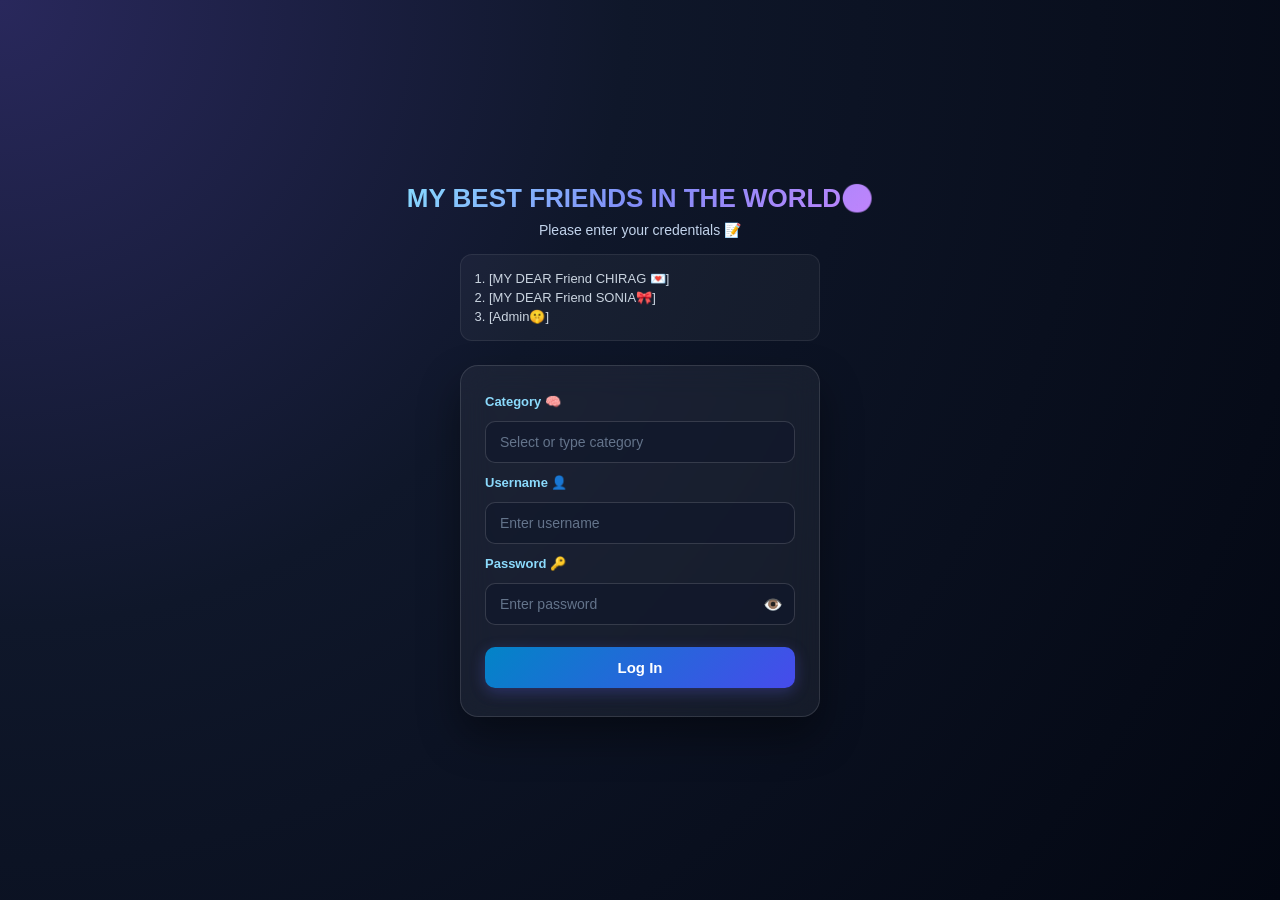
<file: index.html>
<!DOCTYPE html>
<html lang="en">
<head>
  <meta charset="UTF-8">
  <meta name="viewport" content="width=device-width, initial-scale=1.0">
  <title> Dear FRIENDS PORTALL</title>
  <link rel="stylesheet" href="style.css">
</head>
<body>

  <h1>MY BEST FRIENDS IN THE WORLD🌎</h1>
  <p>Please enter your credentials 📝</p>
  
  <ol>
    <li>[MY DEAR Friend CHIRAG 💌]</li>
    <li>[MY DEAR Friend SONIA🎀]</li>
    <li>[Admin🤫]</li>
  </ol>

  <form id="loginForm" onsubmit="handleLogin(event)">
    <label for="category">Category 🧠</label>
    <input list="category-list" id="category" name="category" placeholder="Select or type category" required>
    
    <!-- Only 3 categories -->
    <datalist id="category-list">
      <option value="CHIRAG">
      <option value="SONIA">
      <option value="GOURAV{Admin}">
    </datalist>
  
    <label for="username">Username 👤</label>
    <input type="text" id="username" name="username" placeholder="Enter username" required>
  
    <label for="password">Password 🔑</label>
    <div class="password-wrapper">
      <input type="password" id="password" name="password" placeholder="Enter password" required>
      <span class="toggle-icon" onclick="togglePassword()">👁️</span>
    </div>
  
    <button type="submit" id="loginBtn">Log In</button>
  </form>

  <div id="toast" class="toast"></div>

  <script src="script.js"></script>
</body>
</html>
</file>
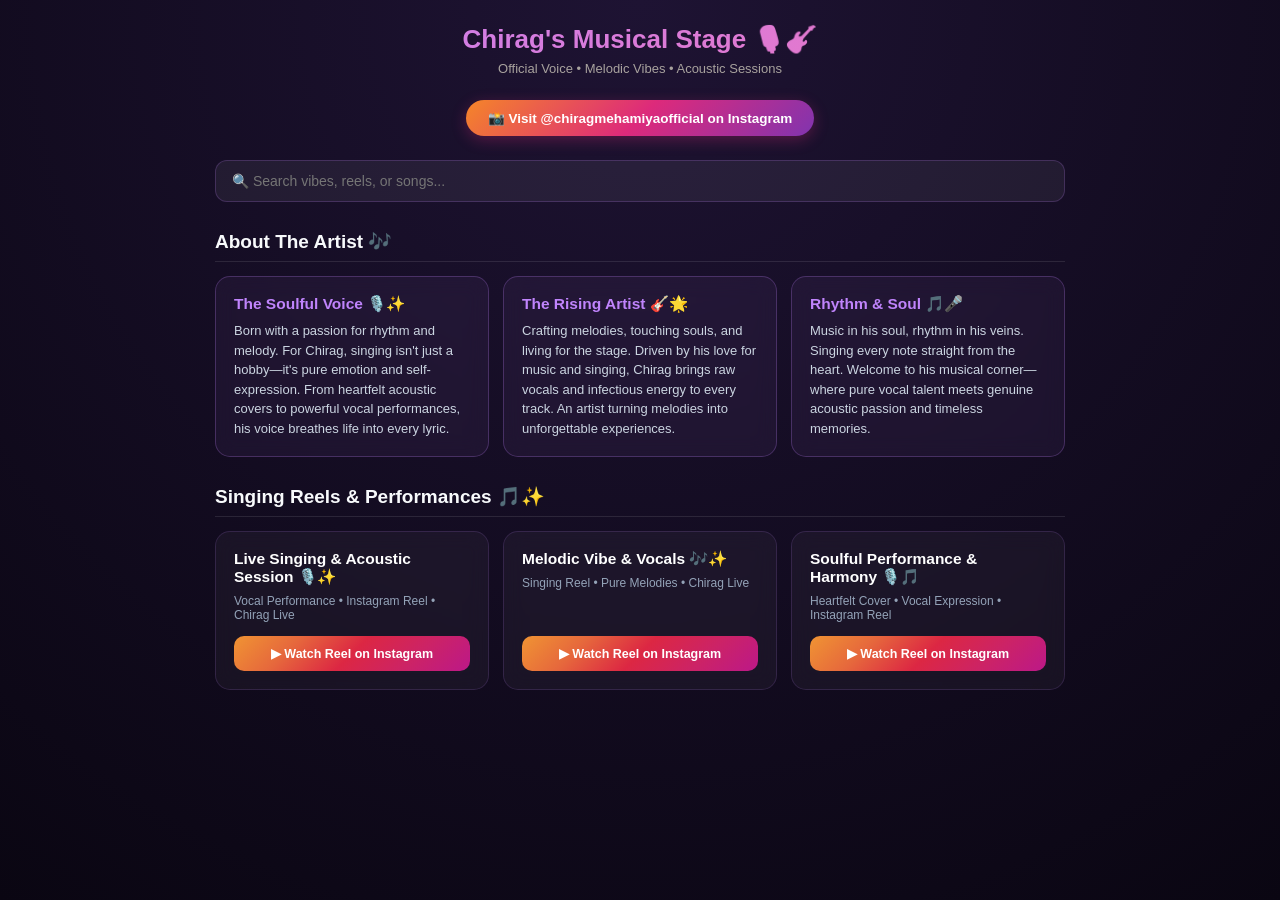
<file: chirag.html>
<!DOCTYPE html>
<html lang="en">
<head>
  <meta charset="UTF-8">
  <meta name="viewport" content="width=device-width, initial-scale=1.0">
  <title>Chirag's Musical Stage 🎙️</title>
  <style>
    * {
      box-sizing: border-box;
      margin: 0;
      padding: 0;
      font-family: 'Segoe UI', Tahoma, Geneva, Verdana, sans-serif;
    }

    body {
      background: radial-gradient(circle at top, #1e1333, #0a0612);
      color: #fff;
      padding: 24px 14px 60px 14px;
      min-height: 100vh;
      overflow-x: hidden;
    }

    header {
      text-align: center;
      margin-bottom: 24px;
    }

    header h1 {
      font-size: 26px;
      background: linear-gradient(135deg, #c084fc, #f472b6);
      -webkit-background-clip: text;
      -webkit-text-fill-color: transparent;
      margin-bottom: 6px;
    }

    header p {
      color: #a8a29e;
      font-size: 13px;
    }

    /* Instagram Profile Link */
    .profile-banner {
      max-width: 850px;
      margin: 0 auto 24px auto;
      text-align: center;
    }

    .btn-instagram-profile {
      display: inline-flex;
      align-items: center;
      gap: 8px;
      background: linear-gradient(135deg, #f58529, #dd2a7b, #8134af);
      color: #fff;
      text-decoration: none;
      padding: 10px 22px;
      border-radius: 30px;
      font-size: 13.5px;
      font-weight: 600;
      box-shadow: 0 4px 15px rgba(221, 42, 123, 0.3);
      transition: opacity 0.2s ease;
    }

    .btn-instagram-profile:hover {
      opacity: 0.9;
    }

    /* Search Box */
    .search-box {
      max-width: 850px;
      margin: 0 auto 24px auto;
    }

    .search-box input {
      width: 100%;
      padding: 12px 16px;
      border-radius: 12px;
      background: rgba(255, 255, 255, 0.06);
      border: 1px solid rgba(192, 132, 252, 0.2);
      color: #fff;
      font-size: 14px;
      outline: none;
      transition: border-color 0.2s ease;
    }

    .search-box input:focus {
      border-color: #c084fc;
    }

    /* Section Title */
    .section-title {
      font-size: 19px;
      color: #f8fafc;
      margin: 28px auto 14px auto;
      max-width: 850px;
      border-bottom: 1px solid rgba(255, 255, 255, 0.1);
      padding-bottom: 8px;
    }

    /* Grid Layout */
    .grid-container {
      display: grid;
      grid-template-columns: repeat(auto-fit, minmax(260px, 1fr));
      gap: 14px;
      max-width: 850px;
      margin: 0 auto;
    }

    /* Cards */
    .card {
      background: rgba(255, 255, 255, 0.04);
      border: 1px solid rgba(192, 132, 252, 0.15);
      border-radius: 15px;
      padding: 18px;
      display: flex;
      flex-direction: column;
      justify-content: space-between;
      backdrop-filter: blur(10px);
      transition: transform 0.2s ease;
    }

    .card:active {
      transform: scale(0.98);
    }

    .about-card-box {
      background: rgba(192, 132, 252, 0.06);
      border: 1px solid rgba(192, 132, 252, 0.25);
    }

    .card-title {
      font-size: 15.5px;
      font-weight: 600;
      color: #c084fc;
      margin-bottom: 8px;
    }

    .card-desc {
      font-size: 13px;
      color: #cbd5e1;
      line-height: 1.5;
    }

    .card-subtitle {
      font-size: 12px;
      color: #94a3b8;
      margin-bottom: 14px;
    }

    /* Reel Button */
    .btn-reel {
      display: inline-flex;
      align-items: center;
      justify-content: center;
      gap: 6px;
      color: #fff;
      text-decoration: none;
      padding: 10px 14px;
      border-radius: 10px;
      font-size: 12.5px;
      font-weight: 600;
      background: linear-gradient(135deg, #f09433, #e6683c 25%, #dc2743 50%, #cc2366 75%, #bc1888 100%);
      transition: opacity 0.2s ease;
    }

    .btn-reel:hover {
      opacity: 0.9;
    }
  </style>
</head>
<body>

  <header>
    <h1>Chirag's Musical Stage 🎙️🎸</h1>
    <p>Official Voice • Melodic Vibes • Acoustic Sessions</p>
  </header>

  <!-- Instagram Profile Button -->
  <div class="profile-banner">
    <a class="btn-instagram-profile" href="https://www.instagram.com/chiragmehamiyaofficial" target="_blank">
      📸 Visit @chiragmehamiyaofficial on Instagram
    </a>
  </div>

  <!-- Search Bar -->
  <div class="search-box">
    <input type="text" id="searchInput" placeholder="🔍 Search vibes, reels, or songs..." onkeyup="filterCards()">
  </div>

  <!-- 3 About Cards Section -->
  <h2 class="section-title">About The Artist 🎶</h2>
  <div class="grid-container" id="aboutGrid">

    <!-- About Card 1 -->
    <div class="card about-card-box">
      <div>
        <div class="card-title">The Soulful Voice 🎙️✨</div>
        <div class="card-desc">
          Born with a passion for rhythm and melody. For Chirag, singing isn't just a hobby—it's pure emotion and self-expression. From heartfelt acoustic covers to powerful vocal performances, his voice breathes life into every lyric.
        </div>
      </div>
    </div>

    <!-- About Card 2 -->
    <div class="card about-card-box">
      <div>
        <div class="card-title">The Rising Artist 🎸🌟</div>
        <div class="card-desc">
          Crafting melodies, touching souls, and living for the stage. Driven by his love for music and singing, Chirag brings raw vocals and infectious energy to every track. An artist turning melodies into unforgettable experiences.
        </div>
      </div>
    </div>

    <!-- About Card 3 -->
    <div class="card about-card-box">
      <div>
        <div class="card-title">Rhythm & Soul 🎵🎤</div>
        <div class="card-desc">
          Music in his soul, rhythm in his veins. Singing every note straight from the heart. Welcome to his musical corner—where pure vocal talent meets genuine acoustic passion and timeless memories.
        </div>
      </div>
    </div>

  </div>

  <!-- Reels Grid Section -->
  <h2 class="section-title">Singing Reels & Performances 🎵✨</h2>
  <div class="grid-container" id="reelsGrid">

    <!-- Reel 1 -->
    <div class="card">
      <div>
        <div class="card-title" style="color: #fff;">Live Singing & Acoustic Session 🎙️✨</div>
        <div class="card-subtitle">Vocal Performance • Instagram Reel • Chirag Live</div>
      </div>
      <a class="btn-reel" href="https://www.instagram.com/reel/DdksMgBAeCy/" target="_blank">
        ▶ Watch Reel on Instagram
      </a>
    </div>

    <!-- Reel 2 -->
    <div class="card">
      <div>
        <div class="card-title" style="color: #fff;">Melodic Vibe & Vocals 🎶✨</div>
        <div class="card-subtitle">Singing Reel • Pure Melodies • Chirag Live</div>
      </div>
      <a class="btn-reel" href="https://www.instagram.com/reel/DeUhsGVAabH/" target="_blank">
        ▶ Watch Reel on Instagram
      </a>
    </div>

    <!-- Reel 3 -->
    <div class="card">
      <div>
        <div class="card-title" style="color: #fff;">Soulful Performance & Harmony 🎙️🎵</div>
        <div class="card-subtitle">Heartfelt Cover • Vocal Expression • Instagram Reel</div>
      </div>
      <a class="btn-reel" href="https://www.instagram.com/reel/DdRS53SxmJj/" target="_blank">
        ▶ Watch Reel on Instagram
      </a>
    </div>

  </div>

  <script>
    // Live Search Filter for Cards
    function filterCards() {
      const input = document.getElementById('searchInput').value.toLowerCase();
      const cards = document.querySelectorAll('.card');

      cards.forEach(card => {
        const text = card.innerText.toLowerCase();

        if (text.includes(input)) {
          card.style.display = "flex";
        } else {
          card.style.display = "none";
        }
      });
    }
  </script>

</body>
</html>
</file>
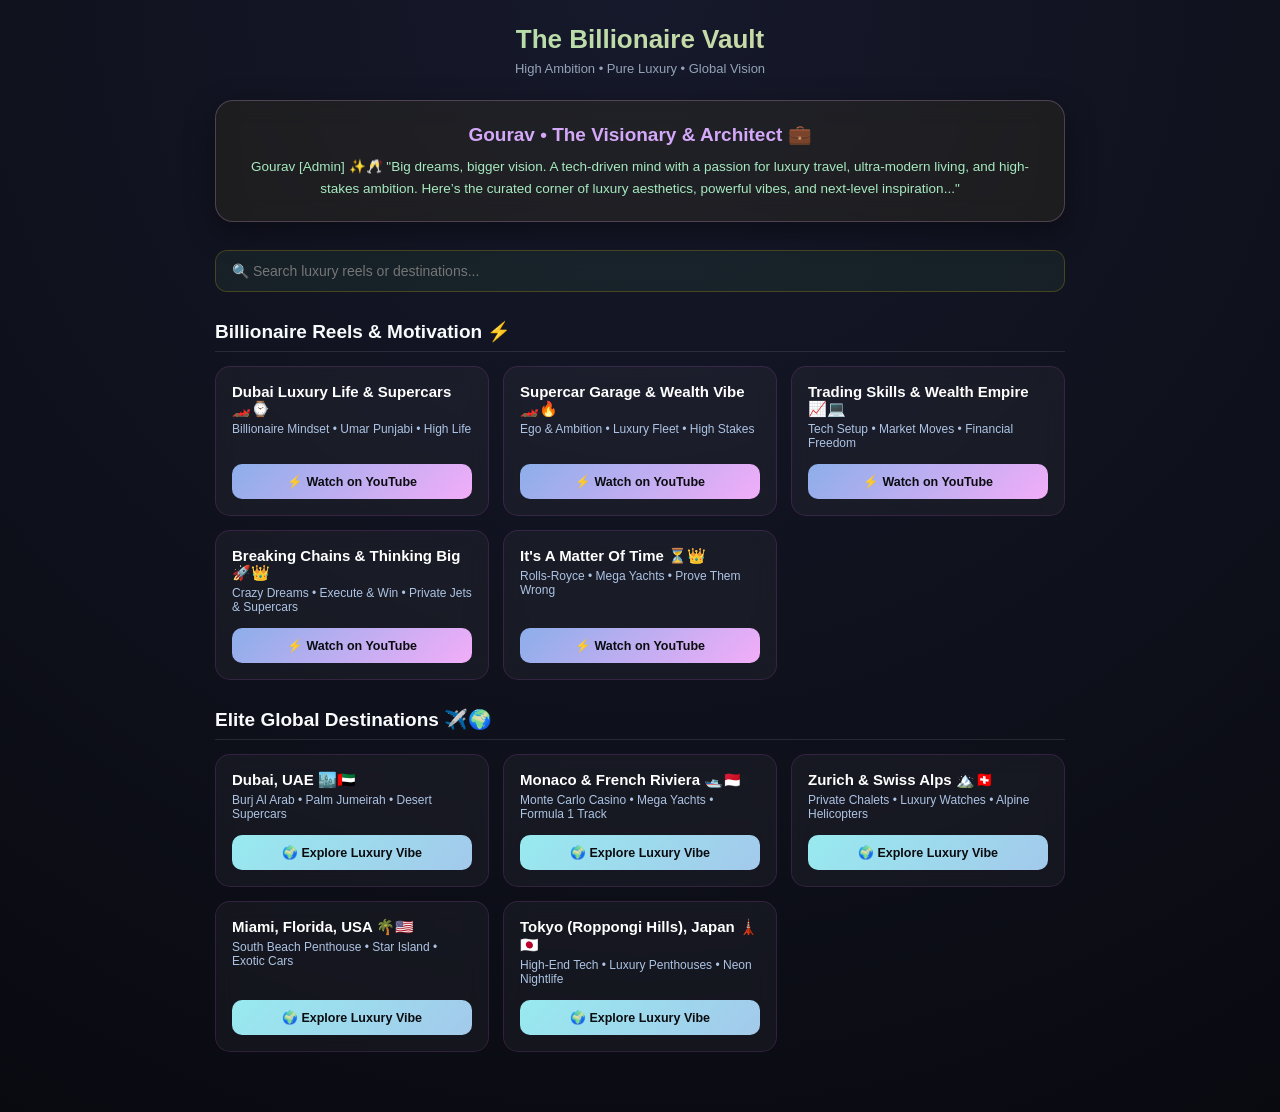
<file: gourav.html>
<!DOCTYPE html>
<html lang="en">
<head>
  <meta charset="UTF-8">
  <meta name="viewport" content="width=device-width, initial-scale=1.0">
  <title>Gourav's Executive Suite 💀</title>
  <style>
    * {
      box-sizing: border-box;
      margin: 0;
      padding: 0;
      font-family: 'Segoe UI', Tahoma, Geneva, Verdana, sans-serif;
    }

    body {
      background: radial-gradient(circle at top, #16192b, #090a10);
      color: #fff;
      padding: 24px 14px 60px 14px;
      min-height: 100vh;
      overflow-x: hidden;
    }

    header {
      text-align: center;
      margin-bottom: 24px;
    }

    header h1 {
      font-size: 26px;
      background: linear-gradient(135deg, #91E2AE, #EFD4A3);
      -webkit-background-clip: text;
      -webkit-text-fill-color: transparent;
      margin-bottom: 6px;
    }

    header p {
      color: #94a3b8;
      font-size: 13px;
    }

    /* Luxury About Card */
    .about-card {
      background: rgba(255, 215, 0, 0.05);
      border: 1px solid rgba(225, 179, 223, 0.25);
      border-radius: 18px;
      padding: 22px;
      max-width: 850px;
      margin: 0 auto 28px auto;
      text-align: center;
      backdrop-filter: blur(12px);
      box-shadow: 0 10px 30px rgba(0, 0, 0, 0.4);
    }

    .about-card h2 {
      font-size: 19px;
      color: #D4A8F8;
      margin-bottom: 10px;
      display: flex;
      align-items: center;
      justify-content: center;
      gap: 8px;
    }

    .about-card p {
      color: #A7EABF;
      font-size: 13.5px;
      line-height: 1.6;
    }

    /* Search Box */
    .search-box {
      max-width: 850px;
      margin: 0 auto 24px auto;
    }

    .search-box input {
      width: 100%;
      padding: 12px 16px;
      border-radius: 12px;
      background: rgba(113, 245, 135, 0.06);
      border: 1px solid rgba(255, 215, 0, 0.2);
      color: #fff;
      font-size: 14px;
      outline: none;
      transition: border-color 0.2s ease;
    }

    .search-box input:focus {
      border-color: #78ADEB;
    }

    /* Section Titles */
    .section-title {
      font-size: 19px;
      color: #f8fafc;
      margin: 28px auto 14px auto;
      max-width: 850px;
      border-bottom: 1px solid rgba(255, 255, 255, 0.1);
      padding-bottom: 8px;
      display: flex;
      align-items: center;
      gap: 8px;
    }

    /* Grid Layout */
    .grid-container {
      display: grid;
      grid-template-columns: repeat(auto-fit, minmax(260px, 1fr));
      gap: 14px;
      max-width: 850px;
      margin: 0 auto;
    }

    /* Cards */
    .card {
      background: rgba(255, 255, 255, 0.04);
      border: 1px solid rgba(218, 96, 236, 0.15);
      border-radius: 15px;
      padding: 16px;
      display: flex;
      flex-direction: column;
      justify-content: space-between;
      backdrop-filter: blur(10px);
      transition: transform 0.2s ease, border-color 0.2s ease;
    }

    .card:active {
      transform: scale(0.98);
    }

    .card-title {
      font-size: 15px;
      font-weight: 600;
      color: #fff;
      margin-bottom: 4px;
    }

    .card-subtitle {
      font-size: 12px;
      color: #ADC4E4;
      margin-bottom: 14px;
    }

    /* Buttons */
    .btn-action {
      display: inline-flex;
      align-items: center;
      justify-content: center;
      gap: 6px;
      color: #0b0c10;
      text-decoration: none;
      padding: 10px 14px;
      border-radius: 10px;
      font-size: 12.5px;
      font-weight: 700;
      background: linear-gradient(135deg, #8CAEEA, #F2ADF8);
      transition: opacity 0.2s ease;
    }

    .btn-action:hover {
      opacity: 0.9;
    }

    .btn-travel {
      background: linear-gradient(135deg, #98EAEF, #A3C9EB);
      color: #0b0c10;
    }
  </style>
</head>
<body>

  <header>
    <h1>The Billionaire Vault</h1>
    <p>High Ambition • Pure Luxury • Global Vision</p>
  </header>

  <!-- About Section -->
  <section class="about-card">
    <h2>Gourav • The Visionary & Architect 💼</h2>
    <p>
      Gourav [Admin] ✨🥂
"Big dreams, bigger vision. A tech-driven mind with a passion for luxury travel, ultra-modern living, and high-stakes ambition. Here’s the curated corner of luxury aesthetics, powerful vibes, and next-level inspiration..."
    </p>
  </section>

  <!-- Live Search Bar -->
  <div class="search-box">
    <input type="text" id="searchInput" placeholder="🔍 Search luxury reels or destinations..." onkeyup="filterCards()">
  </div>

  <!-- Luxury Shorts Section -->
  <h2 class="section-title">Billionaire Reels & Motivation ⚡</h2>
  <div class="grid-container" id="shortsGrid">

    <!-- Short 1 -->
    <div class="card">
      <div>
        <div class="card-title">Dubai Luxury Life & Supercars 🏎️⌚</div>
        <div class="card-subtitle">Billionaire Mindset • Umar Punjabi • High Life</div>
      </div>
      <a class="btn-action" href="https://youtu.be/zCOHBdhpOrQ" target="_blank">
        ⚡ Watch on YouTube
      </a>
    </div>

    <!-- Short 2 -->
    <div class="card">
      <div>
        <div class="card-title">Supercar Garage & Wealth Vibe 🏎️🔥</div>
        <div class="card-subtitle">Ego & Ambition • Luxury Fleet • High Stakes</div>
      </div>
      <a class="btn-action" href="https://youtu.be/YLIS8XFQuEE" target="_blank">
        ⚡ Watch on YouTube
      </a>
    </div>

    <!-- Short 3 -->
    <div class="card">
      <div>
        <div class="card-title">Trading Skills & Wealth Empire 📈💻</div>
        <div class="card-subtitle">Tech Setup • Market Moves • Financial Freedom</div>
      </div>
      <a class="btn-action" href="https://youtu.be/EqYfB5gxkn8" target="_blank">
        ⚡ Watch on YouTube
      </a>
    </div>

    <!-- Short 4 -->
    <div class="card">
      <div>
        <div class="card-title">Breaking Chains & Thinking Big 🚀👑</div>
        <div class="card-subtitle">Crazy Dreams • Execute & Win • Private Jets & Supercars</div>
      </div>
      <a class="btn-action" href="https://youtu.be/EcmzuWeZsNk" target="_blank">
        ⚡ Watch on YouTube
      </a>
    </div>

    <!-- Short 5 -->
    <div class="card">
      <div>
        <div class="card-title">It's A Matter Of Time ⏳👑</div>
        <div class="card-subtitle">Rolls-Royce • Mega Yachts • Prove Them Wrong</div>
      </div>
      <a class="btn-action" href="https://youtu.be/vxe74a3BQ_s" target="_blank">
        ⚡ Watch on YouTube
      </a>
    </div>

  </div>

  <!-- Luxury Travel Escapes Section -->
  <h2 class="section-title">Elite Global Destinations ✈️🌍</h2>
  <div class="grid-container" id="travelGrid">

    <div class="card">
      <div>
        <div class="card-title">Dubai, UAE 🏙️🇦🇪</div>
        <div class="card-subtitle">Burj Al Arab • Palm Jumeirah • Desert Supercars</div>
      </div>
      <a class="btn-action btn-travel" href="https://www.youtube.com/results?search_query=Dubai+Billionaire+Lifestyle+Vlog" target="_blank">
        🌍 Explore Luxury Vibe
      </a>
    </div>

    <div class="card">
      <div>
        <div class="card-title">Monaco & French Riviera 🛥️🇲🇨</div>
        <div class="card-subtitle">Monte Carlo Casino • Mega Yachts • Formula 1 Track</div>
      </div>
      <a class="btn-action btn-travel" href="https://www.youtube.com/results?search_query=Monaco+Luxury+Superyacht+Lifestyle" target="_blank">
        🌍 Explore Luxury Vibe
      </a>
    </div>

    <div class="card">
      <div>
        <div class="card-title">Zurich & Swiss Alps 🏔️🇨🇭</div>
        <div class="card-subtitle">Private Chalets • Luxury Watches • Alpine Helicopters</div>
      </div>
      <a class="btn-action btn-travel" href="https://www.youtube.com/results?search_query=Switzerland+Luxury+Chalet+Tour" target="_blank">
        🌍 Explore Luxury Vibe
      </a>
    </div>

    <div class="card">
      <div>
        <div class="card-title">Miami, Florida, USA 🌴🇺🇸</div>
        <div class="card-subtitle">South Beach Penthouse • Star Island • Exotic Cars</div>
      </div>
      <a class="btn-action btn-travel" href="https://www.youtube.com/results?search_query=Miami+Mansions+Luxury+Lifestyle" target="_blank">
        🌍 Explore Luxury Vibe
      </a>
    </div>

    <div class="card">
      <div>
        <div class="card-title">Tokyo (Roppongi Hills), Japan 🗼🇯🇵</div>
        <div class="card-subtitle">High-End Tech • Luxury Penthouses • Neon Nightlife</div>
      </div>
      <a class="btn-action btn-travel" href="https://www.youtube.com/results?search_query=Tokyo+Luxury+Lifestyle+Tour" target="_blank">
        🌍 Explore Luxury Vibe
      </a>
    </div>

  </div>

  <script>
    // Live Search Filter for Cards
    function filterCards() {
      const input = document.getElementById('searchInput').value.toLowerCase();
      const cards = document.querySelectorAll('.card');

      cards.forEach(card => {
        const title = card.querySelector('.card-title').innerText.toLowerCase();
        const subtitle = card.querySelector('.card-subtitle').innerText.toLowerCase();

        if (title.includes(input) || subtitle.includes(input)) {
          card.style.display = "flex";
        } else {
          card.style.display = "none";
        }
      });
    }
  </script>

</body>
</html>
</file>
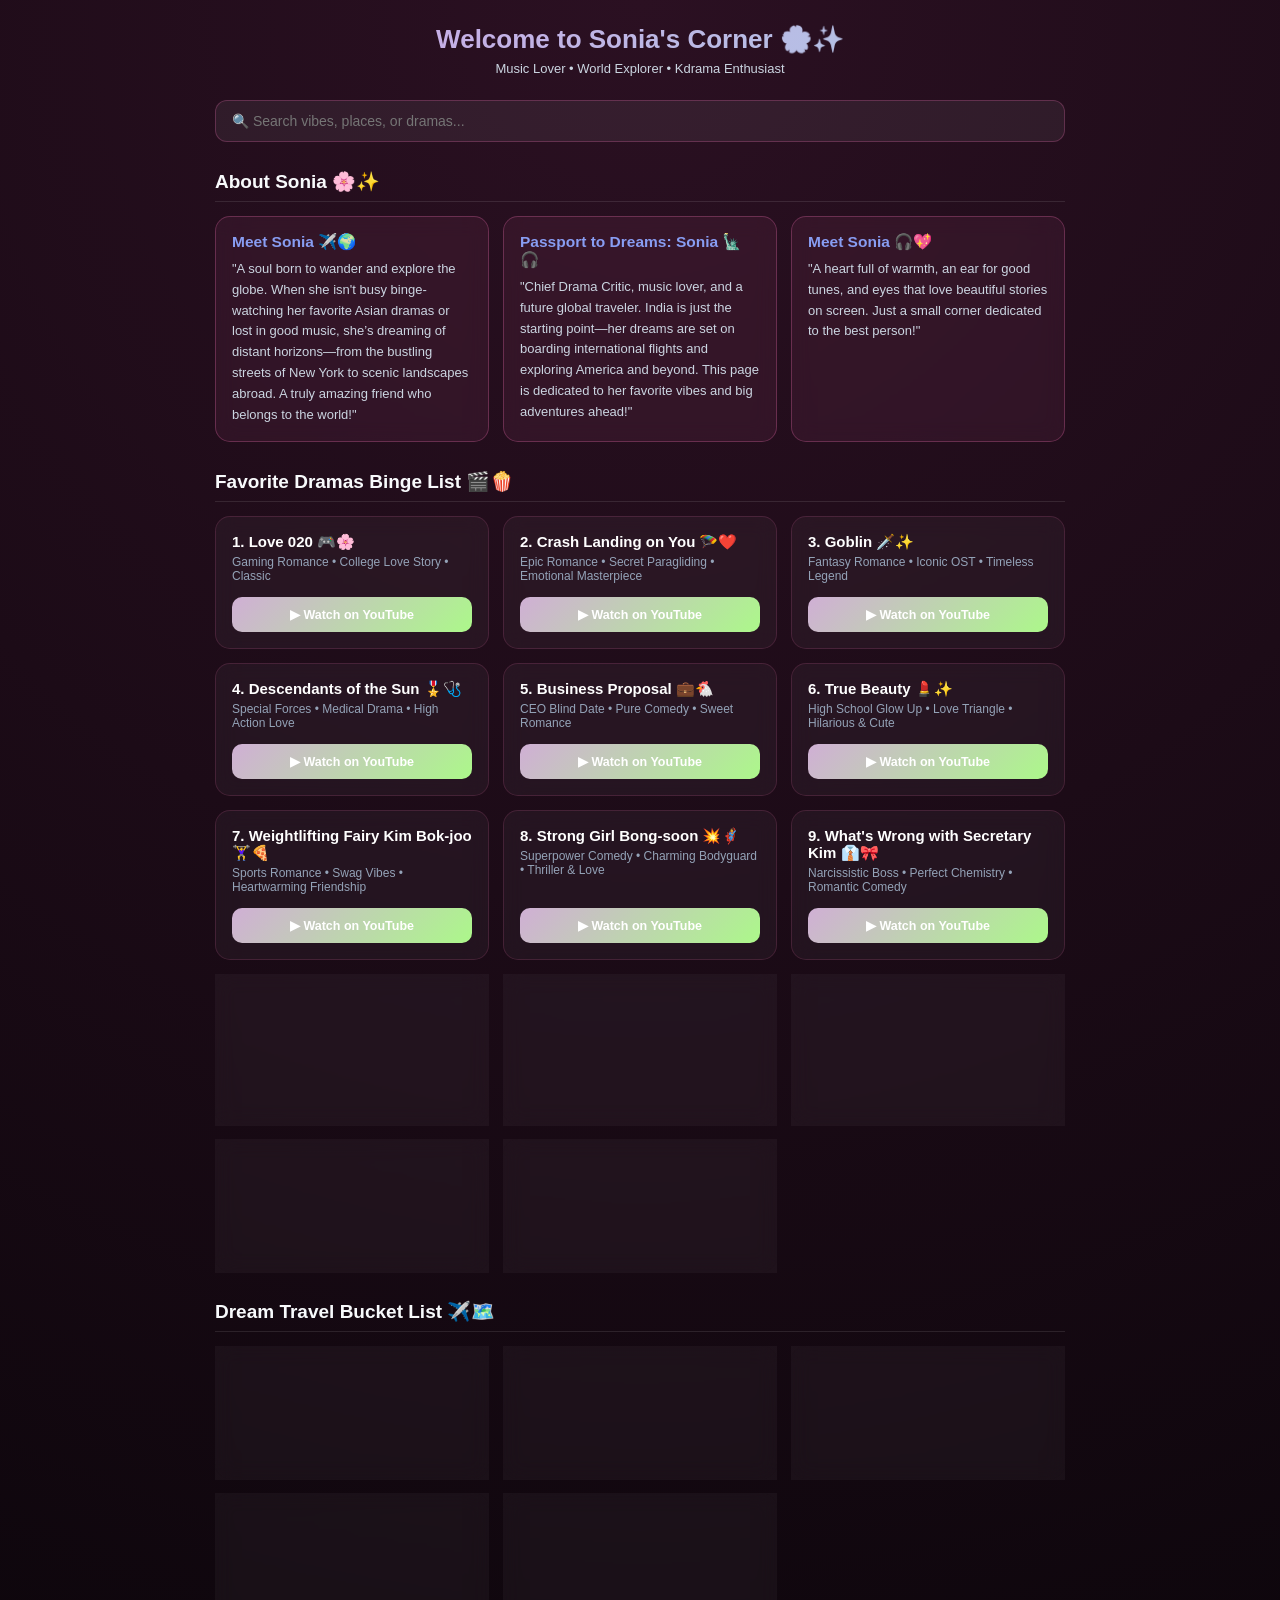
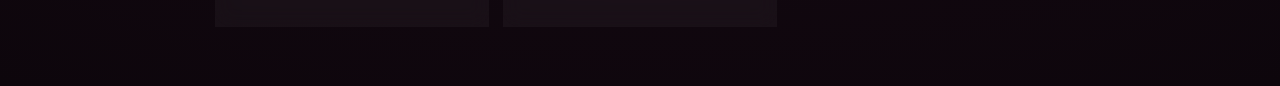
<file: sonia.html>
<!DOCTYPE html>
<html lang="en">
<head>
  <meta charset="UTF-8">
  <meta name="viewport" content="width=device-width, initial-scale=1.0">
  <title>Sonia's World 🌸✈️</title>
  <style>
    * {
      box-sizing: border-box;
      margin: 0;
      padding: 0;
      font-family: 'Segoe UI', Tahoma, Geneva, Verdana, sans-serif;
    }

    body {
      background: radial-gradient(circle at top, #2b1022, #0d060c);
      color: #fff;
      padding: 24px 14px 60px 14px;
      min-height: 100vh;
      overflow-x: hidden;
    }

    header {
      text-align: center;
      margin-bottom: 24px;
    }

    header h1 {
      font-size: 26px;
      background: linear-gradient(135deg, #D69DE6, #A5D1E4);
      -webkit-background-clip: text;
      -webkit-text-fill-color: transparent;
      margin-bottom: 6px;
    }

    header p {
      color: #cbd5e1;
      font-size: 13px;
    }

    /* Search Box */
    .search-box {
      max-width: 850px;
      margin: 0 auto 24px auto;
    }

    .search-box input {
      width: 100%;
      padding: 12px 16px;
      border-radius: 12px;
      background: rgba(255, 255, 255, 0.06);
      border: 1px solid rgba(244, 114, 182, 0.25);
      color: #fff;
      font-size: 14px;
      outline: none;
      transition: border-color 0.2s ease;
    }

    .search-box input:focus {
      border-color: #EBA9CC;
    }

    /* Section Headings */
    .section-title {
      font-size: 19px;
      color: #f8fafc;
      margin: 28px auto 14px auto;
      max-width: 850px;
      border-bottom: 1px solid rgba(255, 255, 255, 0.1);
      padding-bottom: 8px;
    }

    /* Responsive Grid */
    .grid-container {
      display: grid;
      grid-template-columns: repeat(auto-fit, minmax(260px, 1fr));
      gap: 14px;
      max-width: 850px;
      margin: 0 auto;
    }

    /* Common Card Styling */
    .card {
      background: rgba(255, 255, 255, 0.04);
      border: 1px solid rgba(244, 114, 182, 0.15);
      border-radius: 15px;
      padding: 16px;
      display: flex;
      flex-direction: column;
      justify-content: space-between;
      backdrop-filter: blur(10px);
      transition: transform 0.2s ease;
    }

    .card:active {
      transform: scale(0.98);
    }

    /* Specific Style for About Cards */
    .about-card-box {
      background: rgba(244, 114, 182, 0.07);
      border: 1px solid rgba(244, 114, 182, 0.28);
    }

    .about-card-title {
      font-size: 15.5px;
      font-weight: 600;
      color: #889DF2;
      margin-bottom: 8px;
    }

    .about-card-desc {
      font-size: 13px;
      color: #cbd5e1;
      line-height: 1.6;
    }

    .card-title {
      font-size: 15px;
      font-weight: 600;
      color: #fff;
      margin-bottom: 4px;
    }

    .card-subtitle {
      font-size: 12px;
      color: #94a3b8;
      margin-bottom: 14px;
    }

    /* Buttons */
    .btn {
      display: inline-flex;
      align-items: center;
      justify-content: center;
      gap: 6px;
      text-decoration: none;
      padding: 10px 14px;
      border-radius: 10px;
      font-size: 12.5px;
      font-weight: 600;
      transition: opacity 0.2s ease;
    }

    .btn:hover {
      opacity: 0.9;
    }

    .btn-youtube {
      background: linear-gradient(135deg, #D0AFD5, #ACF88A);
      color: #FFFFFF;
    }

    .btn-travel {
      background: linear-gradient(135deg, #7ACEF3, #0284c7);
      color: #fff;
    }
  </style>
</head>
<body>

  <header>
    <h1>Welcome to Sonia's Corner 🌸✨</h1>
    <p>Music Lover • World Explorer • Kdrama Enthusiast</p>
  </header>

  <!-- Live Search Bar -->
  <div class="search-box">
    <input type="text" id="searchInput" placeholder="🔍 Search vibes, places, or dramas..." onkeyup="filterCards()">
  </div>

  <!-- 3 About Cards Section -->
  <h2 class="section-title">About Sonia 🌸✨</h2>
  <div class="grid-container" id="aboutGrid">

    <!-- About Card 1 -->
    <div class="card about-card-box">
      <div>
        <div class="about-card-title">Meet Sonia ✈️🌍</div>
        <div class="about-card-desc">
          "A soul born to wander and explore the globe. When she isn't busy binge-watching her favorite Asian dramas or lost in good music, she’s dreaming of distant horizons—from the bustling streets of New York to scenic landscapes abroad. A truly amazing friend who belongs to the world!"
        </div>
      </div>
    </div>

    <!-- About Card 2 -->
    <div class="card about-card-box">
      <div>
        <div class="about-card-title">Passport to Dreams: Sonia 🗽🎧</div>
        <div class="about-card-desc">
          "Chief Drama Critic, music lover, and a future global traveler. India is just the starting point—her dreams are set on boarding international flights and exploring America and beyond. This page is dedicated to her favorite vibes and big adventures ahead!"
        </div>
      </div>
    </div>

    <!-- About Card 3 -->
    <div class="card about-card-box">
      <div>
        <div class="about-card-title">Meet Sonia 🎧💖</div>
        <div class="about-card-desc">
          "A heart full of warmth, an ear for good tunes, and eyes that love beautiful stories on screen. Just a small corner dedicated to the best person!"
        </div>
      </div>
    </div>

  </div>

  <!-- 14 K-Dramas & Asian Dramas Section -->
  <h2 class="section-title">Favorite Dramas Binge List 🎬🍿</h2>
  <div class="grid-container" id="dramasGrid">

    <!-- 1. Love 020 -->
    <div class="card">
      <div>
        <div class="card-title">1. Love 020 🎮🌸</div>
        <div class="card-subtitle">Gaming Romance • College Love Story • Classic</div>
      </div>
      <a class="btn btn-youtube" href="https://www.youtube.com/results?search_query=Love+020+drama+clips" target="_blank">
        ▶ Watch on YouTube
      </a>
    </div>

    <!-- 2. Crash Landing on You -->
    <div class="card">
      <div>
        <div class="card-title">2. Crash Landing on You 🪂❤️</div>
        <div class="card-subtitle">Epic Romance • Secret Paragliding • Emotional Masterpiece</div>
      </div>
      <a class="btn btn-youtube" href="https://www.youtube.com/results?search_query=Crash+Landing+on+You+kdrama+clips" target="_blank">
        ▶ Watch on YouTube
      </a>
    </div>

    <!-- 3. Goblin (Guardian: The Lonely and Great God) -->
    <div class="card">
      <div>
        <div class="card-title">3. Goblin 🗡️✨</div>
        <div class="card-subtitle">Fantasy Romance • Iconic OST • Timeless Legend</div>
      </div>
      <a class="btn btn-youtube" href="https://www.youtube.com/results?search_query=Goblin+kdrama+clips" target="_blank">
        ▶ Watch on YouTube
      </a>
    </div>

    <!-- 4. Descendants of the Sun -->
    <div class="card">
      <div>
        <div class="card-title">4. Descendants of the Sun 🎖️🩺</div>
        <div class="card-subtitle">Special Forces • Medical Drama • High Action Love</div>
      </div>
      <a class="btn btn-youtube" href="https://www.youtube.com/results?search_query=Descendants+of+the+Sun+kdrama+clips" target="_blank">
        ▶ Watch on YouTube
      </a>
    </div>

    <!-- 5. Business Proposal -->
    <div class="card">
      <div>
        <div class="card-title">5. Business Proposal 💼🐔</div>
        <div class="card-subtitle">CEO Blind Date • Pure Comedy • Sweet Romance</div>
      </div>
      <a class="btn btn-youtube" href="https://www.youtube.com/results?search_query=Business+Proposal+kdrama+clips" target="_blank">
        ▶ Watch on YouTube
      </a>
    </div>

    <!-- 6. True Beauty -->
    <div class="card">
      <div>
        <div class="card-title">6. True Beauty 💄✨</div>
        <div class="card-subtitle">High School Glow Up • Love Triangle • Hilarious & Cute</div>
      </div>
      <a class="btn btn-youtube" href="https://www.youtube.com/results?search_query=True+Beauty+kdrama+clips" target="_blank">
        ▶ Watch on YouTube
      </a>
    </div>

    <!-- 7. Weightlifting Fairy Kim Bok-joo -->
    <div class="card">
      <div>
        <div class="card-title">7. Weightlifting Fairy Kim Bok-joo 🏋️‍♀️🍕</div>
        <div class="card-subtitle">Sports Romance • Swag Vibes • Heartwarming Friendship</div>
      </div>
      <a class="btn btn-youtube" href="https://www.youtube.com/results?search_query=Weightlifting+Fairy+Kim+Bok+joo+clips" target="_blank">
        ▶ Watch on YouTube
      </a>
    </div>

    <!-- 8. Strong Girl Bong-soon -->
    <div class="card">
      <div>
        <div class="card-title">8. Strong Girl Bong-soon 💥🦸‍♀️</div>
        <div class="card-subtitle">Superpower Comedy • Charming Bodyguard • Thriller & Love</div>
      </div>
      <a class="btn btn-youtube" href="https://www.youtube.com/results?search_query=Strong+Woman+Do+Bong+Soon+clips" target="_blank">
        ▶ Watch on YouTube
      </a>
    </div>

    <!-- 9. What's Wrong with Secretary Kim -->
    <div class="card">
      <div>
        <div class="card-title">9. What's Wrong with Secretary Kim 👔🎀</div>
        <div class="card-subtitle">Narcissistic Boss • Perfect Chemistry • Romantic Comedy</div>
      </div>
      <a class="btn btn-youtube" href="https://www.youtube.com/results?search_query=Whats+Wrong+with+Secretary+Kim+clips" target="_blank">
        ▶ Watch on YouTube
      </a>
    </div>

    <!-- 10. Twenty-Five Twenty-One -->
    <div class="card">
      <div>
        <div class="card-title">10. Twenty-Five Twenty-One 🤺📼</div>
        <div class="card-subtitle">Youth & Fencing • 90s Nostalgia • Pure Inspiration</div>
      </div>
      <a class="btn btn-youtube" href="https://www.youtube.com/results?search_query=Twenty+Five+Twenty+One+clips" target="_blank">
        ▶ Watch on YouTube
      </a>
    </div>

    <!-- 11. Hometown Cha-Cha-Cha -->
    <div class="card">
      <div>
        <div class="card-title">11. Hometown Cha-Cha-Cha 🌊🏄‍♂️</div>
        <div class="card-subtitle">Seaside Village • Healing Drama • Heartwarming Vibes</div>
      </div>
      <a class="btn btn-youtube" href="https://www.youtube.com/results?search_query=Hometown+Cha+Cha+Cha+clips" target="_blank">
        ▶ Watch on YouTube
      </a>
    </div>

    <!-- 12. Hotel Del Luna -->
    <div class="card">
      <div>
        <div class="card-title">12. Hotel Del Luna 🌕👻</div>
        <div class="card-subtitle">Supernatural Mystery • Stunning Fashion • Deep Emotion</div>
      </div>
      <a class="btn btn-youtube" href="https://www.youtube.com/results?search_query=Hotel+Del+Luna+clips" target="_blank">
        ▶ Watch on YouTube
      </a>
    </div>

    <!-- 13. King the Land -->
    <div class="card">
      <div>
        <div class="card-title">13. King the Land 🏨✈️</div>
        <div class="card-subtitle">Luxury Hotel Heir • Bright Smiles • Feel-Good Romance</div>
      </div>
      <a class="btn btn-youtube" href="https://www.youtube.com/results?search_query=King+the+Land+kdrama+clips" target="_blank">
        ▶ Watch on YouTube
      </a>
    </div>

    <!-- 14. Hidden Love -->
    <div class="card">
      <div>
        <div class="card-title">14. Hidden Love 🍬📖</div>
        <div class="card-subtitle">Sweetest Romance • Secret Crush • Pure Wholesome Vibe</div>
      </div>
      <a class="btn btn-youtube" href="https://www.youtube.com/results?search_query=Hidden+Love+drama+clips" target="_blank">
        ▶ Watch on YouTube
      </a>
    </div>

  </div>

  <!-- Travel Bucket List Section -->
  <h2 class="section-title">Dream Travel Bucket List ✈️🗺️</h2>
  <div class="grid-container" id="travelGrid">

    <div class="card">
      <div>
        <div class="card-title">New York City, USA 🗽🇺🇸</div>
        <div class="card-subtitle">Times Square • Broadway • Skyline Views</div>
      </div>
    <a class="btn btn-travel" href="https://www.youtube.com/results?search_query=New+York+City+Travel+Vlog" target="_blank">
       🚀 Explore City Vibe
      </a>
    </div>

    <div class="card">
      <div>
        <div class="card-title">Los Angeles, USA 🌴🇺🇸</div>
        <div class="card-subtitle">Santa Monica Pier • Hollywood • Universal Studios</div>
      </div>
      <a class="btn btn-travel" href="https://www.youtube.com/results?search_query=Los+Angeles+Travel+Vlog" target="_blank">
        🚀 Explore City Vibe
      </a>
    </div>

    <div class="card">
      <div>
        <div class="card-title">Seoul, South Korea 🇰🇷🥢</div>
        <div class="card-subtitle">Hongdae Street • K-Food • Han River Sunset</div>
      </div>
      <a class="btn btn-travel" href="https://www.youtube.com/results?search_query=Seoul+South+Korea+Travel+Vlog" target="_blank">
        🚀 Explore City Vibe
      </a>
    </div>

    <div class="card">
      <div>
        <div class="card-title">Interlaken, Switzerland 🏔️🇨🇭</div>
        <div class="card-subtitle">Alpine Paragliding • Lake Brienz • Snowy Peaks</div>
      </div>
      <a class="btn btn-travel" href="https://www.youtube.com/results?search_query=Interlaken+Switzerland+Travel+Vlog" target="_blank">
        🚀 Explore City Vibe
      </a>
    </div>

    <div class="card">
      <div>
        <div class="card-title">Honolulu, Hawaii 🌺🏖️</div>
        <div class="card-subtitle">Waikiki Surfing • Volcano Hikes • Sunset Cruise</div>
      </div>
      <a class="btn btn-travel" href="https://www.youtube.com/results?search_query=Hawaii+Travel+Vlog" target="_blank">
        🚀 Explore City Vibe
      </a>
    </div>

  </div>

  <script>
    // Live Search Filter for All Cards
    function filterCards() {
      const input = document.getElementById('searchInput').value.toLowerCase();
      const cards = document.querySelectorAll('.card');

      cards.forEach(card => {
        const text = card.innerText.toLowerCase();

        if (text.includes(input)) {
          card.style.display = "flex";
        } else {
          card.style.display = "none";
        }
      });
    }
  </script>

</body>
</html>
</file>
<file: style.css>
* {
  margin: 0;
  padding: 0;
  box-sizing: border-box;
  font-family: 'Segoe UI', Tahoma, Geneva, Verdana, sans-serif;
}

body {
  min-height: 100vh;
  background: radial-gradient(circle at top left, #29285C, #0f172a 40%, #030712 100%);
  display: flex;
  flex-direction: column;
  align-items: center;
  justify-content: center;
  padding: 20px;
  color: #f8fafc;
}

h1 {
  font-size: 26px;
  margin-bottom: 8px;
  text-align: center;
  background: linear-gradient(135deg, #87DAFF, #818cf8, #c084fc);
  -webkit-background-clip: text;
  -webkit-text-fill-color: transparent;
}

p {
  color: #C2D3EB;
  margin-bottom: 16px;
  font-size: 14px;
}

ol {
  background: rgba(255, 255, 255, 0.04);
  border: 1px solid rgba(255, 255, 255, 0.08);
  padding: 12px 28px;
  border-radius: 12px;
  margin-bottom: 24px;
  width: 100%;
  max-width: 360px;
  color: #cbd5e1;
  font-size: 13px;
}

ol li {
  margin: 4px 0;
}

form {
  background: rgba(255, 255, 255, 0.05);
  backdrop-filter: blur(16px);
  -webkit-backdrop-filter: blur(16px);
  border: 1px solid rgba(255, 255, 255, 0.12);
  border-radius: 18px;
  padding: 28px 24px;
  width: 100%;
  max-width: 360px;
  box-shadow: 0 20px 40px rgba(0, 0, 0, 0.4);
  display: flex;
  flex-direction: column;
  gap: 12px;
}

label {
  font-size: 13px;
  font-weight: 600;
  color: #8BDAFC;
}

input[type="text"],
input[type="password"],
input[list] {
  width: 100%;
  padding: 12px 14px;
  background: rgba(15, 23, 42, 0.6);
  border: 1px solid rgba(255, 255, 255, 0.15);
  border-radius: 10px;
  color: #f8fafc;
  font-size: 14px;
  outline: none;
  transition: all 0.3s ease;
}

input::placeholder {
  color: #64748b;
}

input:focus {
  border-color: #39A7D9;
  box-shadow: 0 0 12px rgba(56, 189, 248, 0.3);
  background: rgba(15, 23, 42, 0.85);
}

.password-wrapper {
  position: relative;
  width: 100%;
}

.password-wrapper input {
  padding-right: 40px;
}

.toggle-icon {
  position: absolute;
  right: 12px;
  top: 50%;
  transform: translateY(-50%);
  cursor: pointer;
  user-select: none;
  font-size: 16px;
}

button {
  width: 100%;
  padding: 12px;
  margin-top: 10px;
  border: none;
  border-radius: 10px;
  background: linear-gradient(135deg, #0284c7, #474BEC);
  color: #ffffff;
  font-size: 15px;
  font-weight: 600;
  cursor: pointer;
  transition: all 0.25s ease;
  box-shadow: 0 4px 15px rgba(99, 102, 241, 0.3);
  display: flex;
  align-items: center;
  justify-content: center;
  gap: 8px;
}

button:hover {
  transform: translateY(-2px);
  box-shadow: 0 6px 20px rgba(18, 197, 245, 0.45);
}

button:active {
  transform: translateY(0);
}

button:disabled {
  opacity: 0.7;
  cursor: not-allowed;
  transform: none;
}

.spinner {
  width: 16px;
  height: 16px;
  border: 2px solid rgba(255, 255, 255, 0.3);
  border-radius: 50%;
  border-top-color: #ffffff;
  animation: spin 0.8s linear infinite;
}

@keyframes spin {
  to { transform: rotate(360deg); }
}

.toast {
  position: fixed;
  bottom: 24px;
  left: 50%;
  transform: translateX(-50%) translateY(30px);
  padding: 12px 24px;
  border-radius: 10px;
  font-size: 14px;
  background: rgba(15, 23, 42, 0.95);
  color: #fff;
  border: 1px solid rgba(255, 255, 255, 0.15);
  box-shadow: 0 10px 25px rgba(0, 0, 0, 0.4);
  opacity: 0;
  visibility: hidden;
  transition: all 0.3s ease;
  z-index: 1000;
}

.toast.show {
  opacity: 1;
  visibility: visible;
  transform: translateX(-50%) translateY(0);
}

.toast.error {
  border-color: #FF0000;
  color: #F47979;
}

.toast.success {
  border-color:#00FF3E;
  color:#7FE798;
}
</file>
